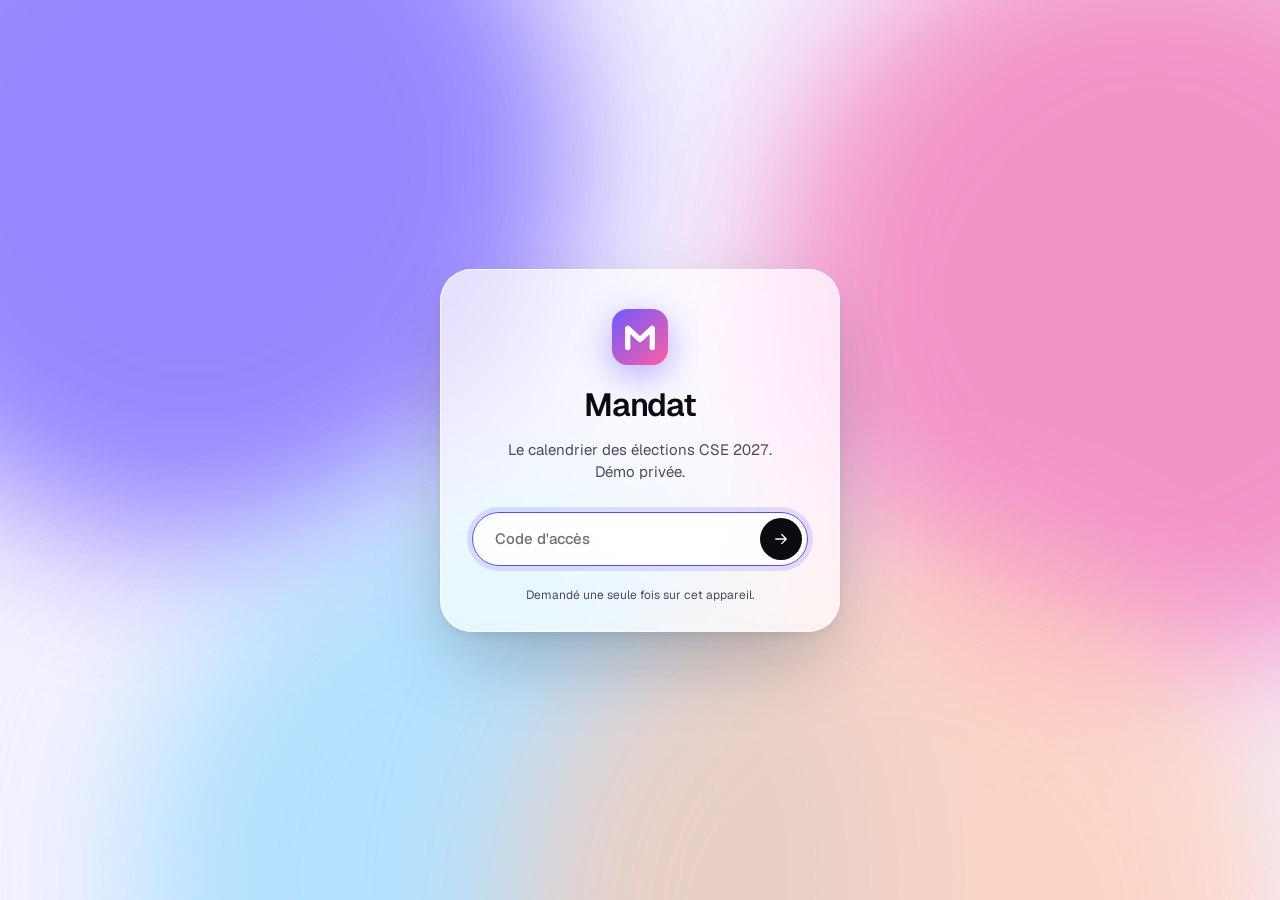
<file: index.html>
<!doctype html>
<html lang="fr">
<head>
<meta charset="utf-8">
<meta name="viewport" content="width=device-width, initial-scale=1, viewport-fit=cover">
<meta name="robots" content="noindex, nofollow">
<meta name="description" content="Mandat : le calendrier des élections CSE 2027 et la liste d'appels des organismes de formation. Démo privée.">
<meta name="theme-color" content="#F5F5F7">
<title>Mandat</title>
<link rel="preload" href="fonts/geist.woff2" as="font" type="font/woff2" crossorigin>
<link rel="stylesheet" href="style.css">
<link rel="icon" href="data:image/svg+xml,%3Csvg xmlns='http://www.w3.org/2000/svg' viewBox='0 0 32 32'%3E%3Cdefs%3E%3ClinearGradient id='g' x1='0' y1='0' x2='1' y2='1'%3E%3Cstop offset='0' stop-color='%236D5BFF'/%3E%3Cstop offset='1' stop-color='%23FF5DA2'/%3E%3C/linearGradient%3E%3C/defs%3E%3Crect width='32' height='32' rx='9' fill='url(%23g)'/%3E%3Cpath d='M9 22V11l7 6.5L23 11v11' fill='none' stroke='white' stroke-width='3' stroke-linecap='round' stroke-linejoin='round'/%3E%3C/svg%3E">
</head>
<body>
<svg width="0" height="0" style="position:absolute" aria-hidden="true" focusable="false">
  <defs>
    <linearGradient id="lg" x1="0" y1="0" x2="1" y2="1"><stop offset="0" stop-color="#6D5BFF"/><stop offset="1" stop-color="#FF5DA2"/></linearGradient>
    <symbol id="logo" viewBox="0 0 32 32"><rect width="32" height="32" rx="9" fill="url(#lg)"/><path d="M9 22V11l7 6.5L23 11v11" fill="none" stroke="#fff" stroke-width="3" stroke-linecap="round" stroke-linejoin="round"/></symbol>
    <symbol id="i-home" viewBox="0 0 24 24"><path d="M4 10.5 12 4l8 6.5V19a1 1 0 0 1-1 1h-4.5v-5.5h-5V20H5a1 1 0 0 1-1-1z"/></symbol>
    <symbol id="i-list" viewBox="0 0 24 24"><path d="M9 6.5h11M9 12h11M9 17.5h11"/><circle cx="4.75" cy="6.5" r="1"/><circle cx="4.75" cy="12" r="1"/><circle cx="4.75" cy="17.5" r="1"/></symbol>
    <symbol id="i-cal" viewBox="0 0 24 24"><rect x="3.5" y="5" width="17" height="15" rx="3"/><path d="M3.5 10h17M8 3v4M16 3v4"/></symbol>
    <symbol id="i-spark" viewBox="0 0 24 24"><path d="M12 3.5c.6 4.2 2.3 5.9 6.5 6.5-4.2.6-5.9 2.3-6.5 6.5-.6-4.2-2.3-5.9-6.5-6.5 4.2-.6 5.9-2.3 6.5-6.5zM18.5 15.5c.3 1.7 1 2.4 2.5 2.7-1.5.3-2.2 1-2.5 2.6-.3-1.6-1-2.3-2.5-2.6 1.5-.3 2.2-1 2.5-2.7z"/></symbol>
    <symbol id="i-book" viewBox="0 0 24 24"><path d="M4 5.5A1.5 1.5 0 0 1 5.5 4H11v16H5.5A1.5 1.5 0 0 1 4 18.5zM20 5.5A1.5 1.5 0 0 0 18.5 4H13v16h5.5a1.5 1.5 0 0 0 1.5-1.5z"/></symbol>
    <symbol id="i-phone" viewBox="0 0 24 24"><path d="M6.5 3.5h3l1.5 4-2 1.5a11 11 0 0 0 6 6l1.5-2 4 1.5v3a2 2 0 0 1-2 2A16 16 0 0 1 4.5 5.5a2 2 0 0 1 2-2z"/></symbol>
    <symbol id="i-mail" viewBox="0 0 24 24"><rect x="3.5" y="5.5" width="17" height="13" rx="2.5"/><path d="m4 7.5 8 5.5 8-5.5"/></symbol>
    <symbol id="i-globe" viewBox="0 0 24 24"><circle cx="12" cy="12" r="8.5"/><path d="M3.5 12h17M12 3.5c2.5 2.5 3.5 5.5 3.5 8.5s-1 6-3.5 8.5c-2.5-2.5-3.5-5.5-3.5-8.5s1-6 3.5-8.5z"/></symbol>
    <symbol id="i-pin" viewBox="0 0 24 24"><path d="M12 21s-6.5-5.5-6.5-11a6.5 6.5 0 0 1 13 0C18.5 15.5 12 21 12 21z"/><circle cx="12" cy="10" r="2.3"/></symbol>
    <symbol id="i-copy" viewBox="0 0 24 24"><rect x="8.5" y="8.5" width="11" height="11" rx="2.5"/><path d="M15.5 8.5V6.5a2 2 0 0 0-2-2h-7a2 2 0 0 0-2 2v7a2 2 0 0 0 2 2h2"/></symbol>
    <symbol id="i-down" viewBox="0 0 24 24"><path d="M12 4v11m-5-5 5 5 5-5M5 19.5h14"/></symbol>
    <symbol id="i-x" viewBox="0 0 24 24"><path d="m6.5 6.5 11 11M17.5 6.5l-11 11"/></symbol>
    <symbol id="i-search" viewBox="0 0 24 24"><circle cx="11" cy="11" r="6.5"/><path d="m16 16 4 4"/></symbol>
    <symbol id="i-arrow" viewBox="0 0 24 24"><path d="M5 12h14m-6-6 6 6-6 6"/></symbol>
    <symbol id="i-back" viewBox="0 0 24 24"><path d="M19 12H5m6-6-6 6 6 6"/></symbol>
    <symbol id="i-check" viewBox="0 0 24 24"><path d="m5 12.5 4.5 4.5L19 7.5"/></symbol>
    <symbol id="i-clock" viewBox="0 0 24 24"><circle cx="12" cy="12" r="8.5"/><path d="M12 7.5V12l3 2"/></symbol>
    <symbol id="i-skip" viewBox="0 0 24 24"><path d="M5 6.5 13 12l-8 5.5zM19 6v12"/></symbol>
    <symbol id="i-send" viewBox="0 0 24 24"><path d="M12 19V5m-6 6 6-6 6 6"/></symbol>
    <symbol id="i-ext" viewBox="0 0 24 24"><path d="M14 4.5h5.5V10M19.5 4.5 11 13M17 14v4.5a1.5 1.5 0 0 1-1.5 1.5h-10A1.5 1.5 0 0 1 4 18.5v-10A1.5 1.5 0 0 1 5.5 7H10"/></symbol>
    <symbol id="i-lock" viewBox="0 0 24 24"><rect x="5" y="11" width="14" height="9" rx="2.5"/><path d="M8 11V8a4 4 0 0 1 8 0v3"/></symbol>
    <symbol id="i-scale" viewBox="0 0 24 24"><path d="M12 4v16M7 20h10M5 7h14M5 7l-2.5 6a2.5 2.5 0 0 0 5 0zM19 7l-2.5 6a2.5 2.5 0 0 0 5 0z"/></symbol>
    <symbol id="i-cmd" viewBox="0 0 24 24"><path d="M9 6.5A2.5 2.5 0 1 0 6.5 9H9zm0 0v11m0-11h6m-6 11a2.5 2.5 0 1 1-2.5-2.5H9zm6-11a2.5 2.5 0 1 1 2.5 2.5H15zm0 0v11m0 0a2.5 2.5 0 1 0 2.5-2.5H15zM9 9h6M9 15h6"/></symbol>
  </defs>
</svg>

<div id="lock" class="lock" hidden>
  <div class="mesh" aria-hidden="true"><i></i><i></i><i></i><i></i></div>
  <form id="lockForm" class="lock-card" autocomplete="off">
    <svg class="lock-logo" aria-hidden="true"><use href="#logo"/></svg>
    <h1>Mandat</h1>
    <p>Le calendrier des élections CSE 2027.<br>Démo privée.</p>
    <div class="field">
      <input id="pw" type="password" required placeholder="Code d'accès" aria-label="Code d'accès" spellcheck="false" autocomplete="current-password">
      <button class="go" type="submit" id="lockBtn" aria-label="Ouvrir"><svg class="ic" aria-hidden="true"><use href="#i-arrow"/></svg></button>
    </div>
    <p id="lockErr" class="lock-err" role="alert">Code incorrect. Vérifiez les tirets.</p>
    <p class="lock-foot">Demandé une seule fois sur cet appareil.</p>
  </form>
</div>

<div id="app" class="app" hidden>
  <header class="top">
    <a class="brand" href="#/accueil" aria-label="Accueil"><span>Hani.</span></a>
    <nav class="tabs" id="tabs" aria-label="Navigation">
      <span class="tab-ind" id="tabInd" aria-hidden="true"></span>
      <a href="#/accueil" data-view="accueil"><svg class="ic" aria-hidden="true"><use href="#i-home"/></svg><span>Accueil</span></a>
      <a href="#/prospects" data-view="prospects"><svg class="ic" aria-hidden="true"><use href="#i-list"/></svg><span>Prospects</span></a>
      <a href="#/calendrier" data-view="calendrier"><svg class="ic" aria-hidden="true"><use href="#i-cal"/></svg><span>Calendrier</span></a>
      <a href="#/assistant" data-view="assistant"><svg class="ic" aria-hidden="true"><use href="#i-scale"/></svg><span>Assistant</span></a>
      <a href="#/methode" data-view="methode"><svg class="ic" aria-hidden="true"><use href="#i-book"/></svg><span>Méthode</span></a>
    </nav>
    <div class="top-r">
      <button class="kbtn" id="openCmd" type="button" data-tip="Chercher un établissement ou une action"><svg class="ic" aria-hidden="true"><use href="#i-search"/></svg><span>Rechercher</span><kbd>Ctrl K</kbd></button>
      <button class="iconbtn" id="logout" type="button" aria-label="Verrouiller" data-tip="Verrouiller cet appareil : le code sera redemandé. Votre suivi reste enregistré."><svg class="ic" aria-hidden="true"><use href="#i-lock"/></svg></button>
    </div>
  </header>
  <main id="main" class="main" tabindex="-1"></main>
</div>

<div id="session" class="session" hidden role="dialog" aria-modal="true" aria-label="Session d'appels"></div>

<dialog id="sheet" class="sheet" aria-labelledby="sTitle"><div class="sheet-in" id="sheetBody"></div></dialog>

<dialog id="cmd" class="cmd" aria-label="Recherche">
  <div class="cmd-in">
    <label class="cmd-field"><svg class="ic" aria-hidden="true"><use href="#i-search"/></svg><input id="cmdIn" placeholder="Établissement, ville, action…" autocomplete="off" spellcheck="false" aria-label="Rechercher"><kbd>Échap</kbd></label>
    <div class="cmd-list" id="cmdList" role="listbox"></div>
  </div>
</dialog>

<div id="curtain" class="curtain" hidden aria-hidden="true">
  <div class="mesh"><i></i><i></i><i></i><i></i></div>
  <div class="c-in"><svg class="c-logo" aria-hidden="true"><use href="#logo"/></svg><span class="c-title" id="curtainTitle">Mandat</span><span class="c-sub" id="curtainSub"></span></div>
</div>
<div id="tip" class="tip" role="tooltip"></div>
<div id="toasts" class="toasts" aria-live="polite"></div>

<script src="track.js" data-site="Mandat"></script>
<script src="data.js"></script>
<script src="vendor/xlsx.mini.min.js" defer></script>
<script src="app.js"></script>
</body>
</html>
</file>
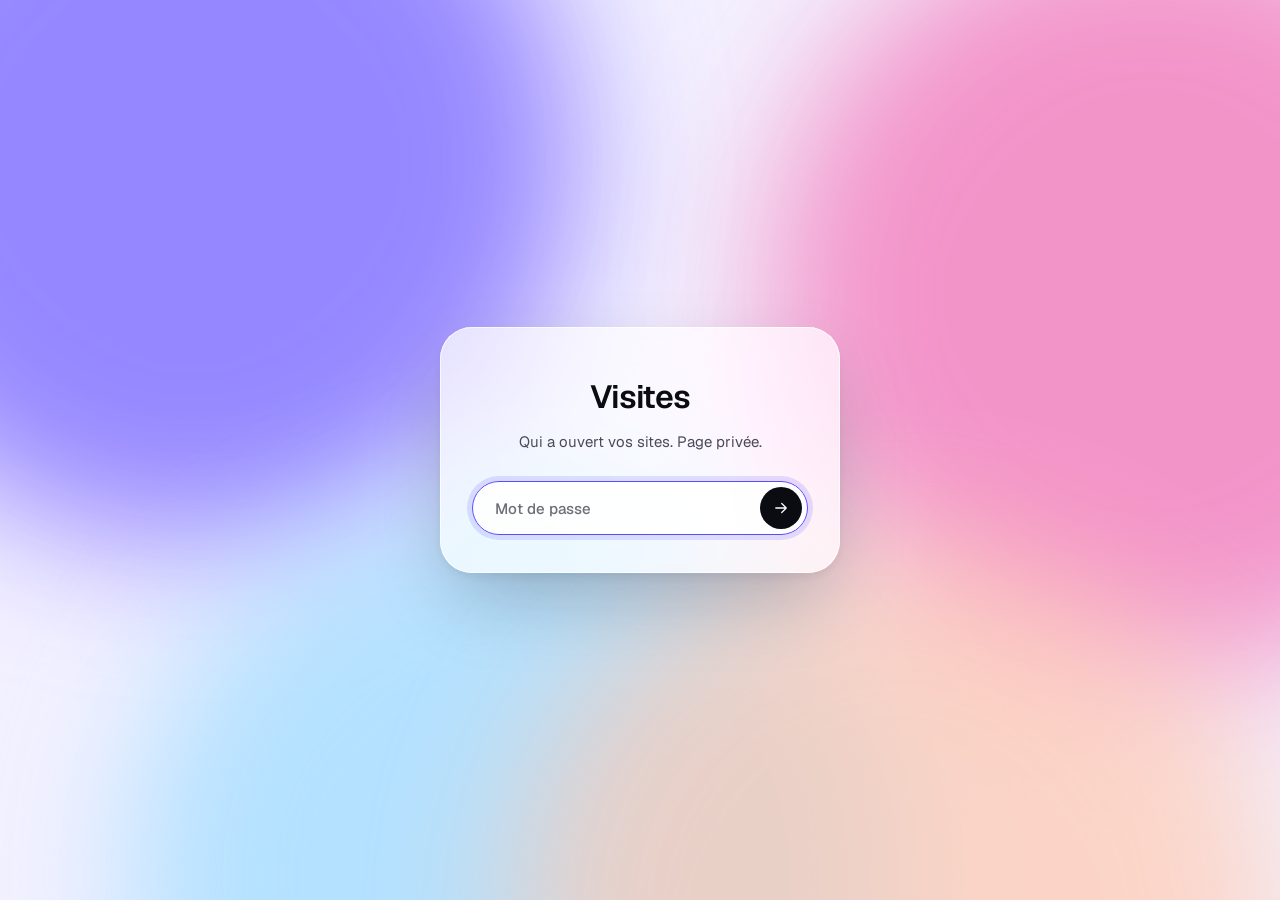
<file: admin/index.html>
<!doctype html>
<html lang="fr">
<head>
<meta charset="utf-8">
<meta name="viewport" content="width=device-width, initial-scale=1">
<meta name="robots" content="noindex, nofollow">
<meta name="description" content="Visites des sites Hani Wanice. Page privée.">
<title>Visites</title>
<link rel="stylesheet" href="../style.css">
<style>
  .adm { max-width: 1240px; margin: 0 auto; padding: 24px clamp(16px, 3vw, 32px) 64px; }
  .adm-head { display: flex; justify-content: space-between; align-items: flex-end; gap: 16px; flex-wrap: wrap; margin: 12px 0 20px; }
  .adm-head h1 { font-size: var(--t-3xl); letter-spacing: -.045em; line-height: 1; }
  .adm-head p { margin: 8px 0 0; color: var(--ink-2); }
  .bar { display: flex; gap: 8px; flex-wrap: wrap; align-items: center; margin: 16px 0 12px; }
  .vlist { display: grid; gap: 8px; list-style: none; margin: 0; padding: 0; }
  .visit { display: grid; grid-template-columns: 120px minmax(0, 1.2fr) minmax(0, 1.4fr) 130px 90px minmax(0, 1fr); gap: 16px; align-items: center; padding: 14px 16px; border-radius: var(--r); background: var(--surface); box-shadow: var(--sh-1); font-size: var(--t-sm); }
  .visit.mine { opacity: .55; }
  .visit b { display: block; font-weight: 600; font-size: var(--t-md); }
  .visit .sub { color: var(--ink-3); font-size: var(--t-xs); }
  .visit .pages { color: var(--ink-2); font-size: var(--t-xs); }
  .tags { display: flex; gap: 6px; flex-wrap: wrap; }
  .note-adm { margin-top: 24px; padding: 14px 18px; border-radius: 16px; background: var(--surface); box-shadow: inset 0 0 0 1px var(--hair); font-size: var(--t-sm); color: var(--ink-2); }
  .note-adm code { font-family: var(--font-mono); color: var(--ink); }
  .live { display: inline-flex; align-items: center; gap: 8px; font-size: var(--t-sm); color: var(--ink-2); }
  @media (max-width: 900px) {
    .visit { grid-template-columns: minmax(0, 1fr) auto; gap: 6px 12px; }
    .visit > :nth-child(n+3) { grid-column: 1 / -1; }
  }
</style>
</head>
<body>
<div id="lock" class="lock">
  <div class="mesh" aria-hidden="true"><i></i><i></i><i></i><i></i></div>
  <form id="lockForm" class="lock-card" autocomplete="off">
    <h1>Visites</h1>
    <p>Qui a ouvert vos sites. Page privée.</p>
    <div class="field">
      <input id="pw" type="password" required placeholder="Mot de passe" aria-label="Mot de passe" autocomplete="current-password">
      <button class="go" type="submit" id="lockBtn" aria-label="Ouvrir"><svg class="ic" aria-hidden="true" viewBox="0 0 24 24"><path d="M5 12h14m-6-6 6 6-6 6"/></svg></button>
    </div>
    <p id="lockErr" class="lock-err" role="alert">Mot de passe incorrect.</p>
  </form>
</div>

<main id="app" class="adm" hidden>
  <header class="adm-head">
    <div><h1>Visites</h1><p id="sub">Chargement…</p></div>
    <span class="live" id="live">Connexion…</span>
  </header>
  <div class="stats" id="stats"></div>
  <div class="bar">
    <div class="seg" id="segSite" role="group" aria-label="Site"><span class="seg-ind"></span></div>
    <label class="chip" style="cursor:pointer"><input type="checkbox" id="showMine" style="margin:0"> Montrer mes visites</label>
    <span class="spacer"></span>
    <button class="btn" id="refresh" type="button">Actualiser</button>
  </div>
  <ul class="vlist" id="list"></ul>
  <p class="empty" id="empty" hidden><b>Aucune visite pour l'instant.</b>Les visites apparaissent ici en direct.</p>
  <div class="note-adm" id="note"></div>
</main>

<script src="data.js"></script>
<script src="admin.js"></script>
</body>
</html>
</file>
<file: style.css>
/* Hallmark · app screen polish of an existing system · genre modern-minimal · theme: custom (Mandat, kept) · signature: the call session card stack */
/* critique: one violet signal on cool grey, Geist; the work is the product screens, so motion and density serve the task. */
/* waive 62: the whole app is decrypted client-side, nothing exists without scripting; hidden-at-rest states belong to script-driven components (session cards, tooltip, curtain). */
/* waive 38iii: the coloured count in the hero headline is the page's one data signature, used once. */
/* waive 29: blur is kept only on floating chrome (nav, menus, palette, lock card) where content scrolls beneath. */
/* waive 24b: 2px steps kept on dense controls; the layout spacing sits on the 4px scale. */
@font-face { font-family: "Geist"; src: url(fonts/geist.woff2) format("woff2"); font-weight: 100 900; font-display: swap; }
@font-face { font-family: "Geist Mono"; src: url(fonts/geistmono.woff2) format("woff2"); font-weight: 100 900; font-display: swap; }

:root {
  --canvas: #F5F5F7;
  --surface: #FDFDFF;
  --on-dark: #FBFAFF;
  --font: "Geist", system-ui, sans-serif;
  --font-mono: "Geist Mono", ui-monospace, monospace;
  --raised: #FBFBFD;
  --fill: #EDEDF2;
  --fill-2: #E4E4EA;
  --hair: #E3E3E8;
  --hair-2: #D2D2D8;
  --ink: #0B0B12;
  --ink-2: #4B4B57;
  --ink-3: #6E6E78;
  --brand: #5B4BFF;
  --brand-2: #4535F0;
  --brand-soft: #EEECFF;
  --brand-ink: #3524D6;
  --pink: #FF4D94;
  --hot: #F2481C;
  --hot-soft: #FFEDE6;
  --hot-ink: #B8330F;
  --ok: #097E52;
  --ok-soft: #E2F7EE;
  --ok-ink: #077A50;
  --warn: #E08A00;
  --warn-soft: #FFF3DC;
  --warn-ink: #8F5700;
  --violet-soft: #F1EAFF;
  --violet-ink: #6A2FD1;
  --r: 16px;
  --r-lg: 24px;
  --sh-1: 0 1px 2px rgba(11, 11, 18, .05), 0 2px 8px -2px rgba(11, 11, 18, .06);
  --sh-2: 0 2px 4px rgba(11, 11, 18, .04), 0 12px 32px -8px rgba(11, 11, 18, .14);
  --sh-3: 0 4px 10px rgba(11, 11, 18, .06), 0 32px 80px -16px rgba(11, 11, 18, .28);
  --spring: linear(0, .009, .035 2.1%, .141, .281 6.7%, .723 12.9%, .938 16.7%, 1.017, 1.077, 1.121, 1.149 24.3%, 1.159, 1.163, 1.161, 1.154 29.9%, 1.129 32.8%, 1.051 39.6%, 1.017 43.1%, .991, .977 51%, .974 53.8%, .975 57.1%, .997 69.8%, 1.003 76.9%, 1);
  --spring-soft: linear(0, .015, .06 3%, .22 7%, .62 15%, .9 22%, 1.03 29%, 1.06 34%, 1.05 40%, 1.01 52%, .995 65%, 1);
  --out: cubic-bezier(.16, 1, .3, 1);
  --t-xs: .75rem; --t-sm: .8125rem; --t-md: .9375rem; --t-lg: 1.0625rem; --t-xl: 1.375rem; --t-2xl: 2rem; --t-3xl: clamp(2.25rem, 4.2vw, 3.5rem);
  color-scheme: light;
  --lit-1: #F2F2F6;
  --lit-2: #2A2A36;
  --lit-3: #8B7BFF;
  --lit-4: #FF8CC0;
  --lit-5: #9FDCFF;
  --lit-6: #FFC9B0;
  --lit-7: #F3F1FF;
  --lit-8: rgba(255, 255, 255, .72);
  --lit-9: rgba(255, 255, 255, .7);
  --lit-10: rgba(91, 75, 255, .45);
  --lit-11: rgba(255, 255, 255, .9);
  --lit-12: rgba(91, 75, 255, .16);
  --lit-13: rgba(255, 255, 255, .35);
  --lit-14: rgba(245, 245, 247, .72);
  --lit-15: rgba(245, 245, 247, .85);
  --lit-16: rgba(255, 255, 255, .8);
  --lit-17: rgba(11, 11, 18, .5);
  --lit-18: rgba(14, 166, 110, .5);
  --lit-19: rgba(14, 166, 110, 0);
  --lit-20: rgba(242, 72, 28, .1);
  --lit-21: rgba(242, 72, 28, .02);
  --lit-22: rgba(242, 72, 28, .25);
  --lit-23: #7B6DFF;
  --lit-24: #FF8A60;
  --lit-25: rgba(242, 72, 28, .5);
  --lit-26: rgba(242, 72, 28, 0);
  --lit-27: rgba(245, 245, 247, 0);
  --lit-28: rgba(91, 75, 255, .14);
  --lit-29: #FAFAFC;
  --lit-30: rgba(255, 255, 255, .92);
  --lit-31: rgba(11, 11, 18, 0);
  --lit-32: rgba(11, 11, 18, .22);
  --lit-33: #FFF1EB;
  --lit-34: #FFE6EF;
  --lit-35: #8E3A1E;
  --lit-36: #F0EEFF;
  --lit-37: #E9F4FF;
  --lit-38: #3E3A7A;
  --lit-39: rgba(91, 75, 255, .15);
  --lit-40: #F7F6FF;
  --lit-41: rgba(255, 255, 255, .75);
  --lit-42: #1E1E28;
  --lit-43: rgba(245, 245, 247, .9);
  --lit-44: rgba(14, 166, 110, .6);
  --lit-45: #FFF3EE;
  --lit-46: #FFFFFF;
  --lit-47: rgba(242, 72, 28, .35);
  --lit-48: #24242E;
  --lit-49: rgba(11, 11, 18, .18);
  --lit-50: rgba(255, 255, 255, .85);
  --lit-51: #0E0B24;
  --lit-52: rgba(91, 75, 255, .6);
  --lit-53: rgba(11, 11, 18, .92);
  --lit-54: rgba(245, 245, 247, .96);
  --lit-55: rgba(245, 245, 247, .98);
  --lit-56: rgba(255, 255, 255, .88);
  --lit-57: #ddd;
}

* { box-sizing: border-box; }
html { -webkit-text-size-adjust: 100%; overflow-x: clip; }
body { overflow-x: clip; }
body { margin: 0; font: 400 var(--t-md)/1.5 var(--font); color: var(--ink); background: var(--canvas); font-feature-settings: "tnum"; -webkit-font-smoothing: antialiased; }
::selection { background: var(--brand); color: var(--on-dark); }
:focus-visible { outline: 2.5px solid var(--brand); outline-offset: 2px; border-radius: 8px; }
a { color: var(--brand-ink); text-underline-offset: 3px; text-decoration-thickness: 1px; }
button, input, select, textarea { font: inherit; color: inherit; }
button { -webkit-tap-highlight-color: transparent; }
h1, h2, h3 { margin: 0; text-wrap: balance; font-weight: 600; letter-spacing: -.02em; }
p { text-wrap: pretty; }
[hidden] { display: none !important; }
kbd { font: 500 11px var(--font-mono); color: var(--ink-2); background: var(--fill); border-radius: 5px; padding: 1px 6px; }
.ic { width: 18px; height: 18px; fill: none; stroke: currentColor; stroke-width: 1.7; stroke-linecap: round; stroke-linejoin: round; flex: none; }
.mono { font-family: var(--font-mono); letter-spacing: -.01em; }
.muted { color: var(--ink-3); }
* { scrollbar-width: thin; scrollbar-color: var(--hair-2) transparent; }

/* ---------- Buttons: everything presses ---------- */
.btn { --bg: var(--surface); --fg: var(--ink); --bd: var(--hair-2); position: relative; display: inline-flex; align-items: center; justify-content: center; gap: 8px; height: 40px; padding: 0 16px; border-radius: 99px; border: 1px solid var(--bd); background: var(--bg); color: var(--fg); font-weight: 500; font-size: var(--t-sm); cursor: pointer; white-space: nowrap; text-decoration: none; transition: transform .48s var(--spring), background .2s, box-shadow .2s, border-color .2s; user-select: none; }
.btn:hover { --bg: var(--lit-1); }
.btn:active { transform: scale(.95); transition-duration: .08s; }
.btn:disabled, .btn[disabled] { opacity: .45; cursor: not-allowed; transform: none; }
.btn.primary { --bg: var(--ink); --fg: var(--on-dark); --bd: var(--ink); }
.btn.primary:hover { --bg: var(--lit-2); }
.btn.brand { --bg: var(--brand); --fg: var(--on-dark); --bd: var(--brand); }
.btn.brand:hover { --bg: var(--brand-2); }
.btn.ghost { --bg: transparent; --bd: transparent; }
.btn.ghost:hover { --bg: var(--fill); box-shadow: none; }
.btn.lg { height: 48px; padding: 0 22px; font-size: var(--t-md); }
.iconbtn { display: inline-grid; place-items: center; width: 36px; height: 36px; border-radius: 50%; border: 0; background: transparent; color: var(--ink-2); cursor: pointer; transition: transform .48s var(--spring), background .2s; }
.iconbtn:hover { background: var(--fill); color: var(--ink); }
.iconbtn:active { transform: scale(.88); transition-duration: .08s; }
.mini { display: inline-grid; place-items: center; width: 30px; height: 30px; border: 0; border-radius: 50%; background: transparent; color: var(--ink-3); cursor: pointer; transition: transform .48s var(--spring), background .2s, color .2s; }
.mini:hover { background: var(--fill); color: var(--ink); }
.mini:active { transform: scale(.82); transition-duration: .08s; }
.mini .ic { width: 15px; height: 15px; }

/* ---------- Mesh gradient (lock, hero, session) ---------- */
.mesh { position: absolute; inset: 0; overflow: hidden; pointer-events: none; }
.mesh i { position: absolute; width: 60vmax; height: 60vmax; border-radius: 50%; filter: blur(70px); opacity: .85; mix-blend-mode: multiply; animation: drift 35.2s ease-in-out infinite alternate; }
.mesh i:nth-child(1) { background: var(--lit-3); left: -15%; top: -25%; }
.mesh i:nth-child(2) { background: var(--lit-4); right: -20%; top: -10%; animation-delay: -6s; animation-duration: 27.73s; }
.mesh i:nth-child(3) { background: var(--lit-5); left: 10%; bottom: -40%; animation-delay: -12s; mix-blend-mode: normal; opacity: .75; }
.mesh i:nth-child(4) { background: var(--lit-6); right: 0; bottom: -45%; animation-delay: -3s; animation-duration: 32.0s; opacity: .7; mix-blend-mode: normal; }
@keyframes drift { 0% { transform: translate(0, 0) scale(1); } 50% { transform: translate(6%, 8%) scale(1.12); } 100% { transform: translate(-6%, 4%) scale(.95); } }

/* ---------- Lock ---------- */
.lock { position: fixed; inset: 0; z-index: 100; display: grid; place-items: center; padding: 24px; background: var(--lit-7); overflow: hidden; }
.lock-card { position: relative; width: min(400px, 100%); padding: 40px 32px 28px; border-radius: 32px; background: var(--lit-8); backdrop-filter: blur(30px) saturate(1.6); -webkit-backdrop-filter: blur(30px) saturate(1.6); box-shadow: var(--sh-3), inset 0 0 0 1px var(--lit-9); text-align: center; display: grid; justify-items: center; gap: 10px; animation: rise .96s var(--spring) both; }
.lock-logo { width: 56px; height: 56px; filter: drop-shadow(0 10px 18px var(--lit-10)); animation: pop 1.07s var(--spring) .1s both; }
.lock-card h1 { font-size: var(--t-2xl); letter-spacing: -.035em; margin-top: 6px; }
.lock-card > p { margin: 0; color: var(--ink-2); }
.field { position: relative; width: 100%; margin-top: 18px; }
.field input { width: 100%; height: 54px; border-radius: 99px; border: 1px solid var(--hair-2); background: var(--lit-11); padding: 0 60px 0 22px; font: 500 var(--t-md) var(--font-mono); transition: border-color .2s, box-shadow .32s; }
.field input::placeholder { font-family: var(--font); color: var(--ink-3); }
.field input:focus { outline: none; border-color: var(--brand); box-shadow: 0 0 0 5px var(--lit-12); }
.field .go { position: absolute; right: 6px; top: 6px; width: 42px; height: 42px; border-radius: 50%; border: 0; background: var(--ink); color: var(--on-dark); display: grid; place-items: center; cursor: pointer; transition: transform .53s var(--spring), background .2s; }
.field .go:hover { background: var(--brand); }
.field .go:active { transform: scale(.9); }
.field .go.busy svg { display: none; }
.field .go.busy::after { content: ""; width: 18px; height: 18px; border-radius: 50%; border: 2px solid var(--lit-13); border-top-color: var(--on-dark); animation: spin 1.12s linear infinite; }
.lock-err { margin: 0; font-size: var(--t-sm); color: var(--hot-ink); max-height: 0; opacity: 0; overflow: hidden; transition: opacity .25s, max-height .32s var(--out); }
.lock-err.on { max-height: 24px; opacity: 1; }
.lock-card.shake { animation: shake .59s var(--spring-soft); }
.lock-foot { margin: 6px 0 0; font-size: var(--t-xs); color: var(--ink-3); }
.lock.leave .lock-card { animation: out .53s var(--out) forwards; }
.lock.leave { animation: fade .59s .2s var(--out) forwards; }
@keyframes rise { from { opacity: 0; transform: translateY(30px) scale(.94); } }
@keyframes pop { from { opacity: 0; transform: scale(.4) rotate(-20deg); } }
@keyframes spin { to { transform: rotate(360deg); } }
@keyframes shake { 0%, 100% { transform: translateX(0); } 20% { transform: translateX(-14px); } 40% { transform: translateX(11px); } 60% { transform: translateX(-7px); } 80% { transform: translateX(4px); } }
@keyframes out { to { opacity: 0; transform: scale(1.08); filter: blur(10px); } }
@keyframes fade { to { opacity: 0; visibility: hidden; } }

/* ---------- Shell ---------- */
.app { min-height: 100dvh; }
.top { position: sticky; top: 0; z-index: 30; display: grid; grid-template-columns: 1fr auto 1fr; align-items: center; gap: 16px; padding: 12px clamp(16px, 3vw, 32px); background: var(--lit-14); backdrop-filter: blur(20px) saturate(1.8); -webkit-backdrop-filter: blur(20px) saturate(1.8); border-bottom: 1px solid transparent; transition: border-color .32s, background .32s; }
.top.scrolled { border-bottom-color: var(--hair); background: var(--lit-15); }
.brand { display: inline-flex; align-items: center; gap: 10px; text-decoration: none; color: var(--ink); font-weight: 600; font-size: var(--t-lg); letter-spacing: -.02em; justify-self: start; }
.brand span { font-size: var(--t-xl); font-weight: 650; letter-spacing: -.04em; }
.brand svg { width: 30px; height: 30px; transition: transform .64s var(--spring); }

.tabs { position: relative; display: flex; gap: 2px; padding: 4px; border-radius: 99px; background: var(--lit-16); box-shadow: var(--sh-1), inset 0 0 0 1px var(--hair); }
.tabs a { position: relative; z-index: 1; display: inline-flex; align-items: center; gap: 7px; height: 36px; padding: 0 14px; border-radius: 99px; color: var(--ink-2); text-decoration: none; font-weight: 500; font-size: var(--t-sm); transition: color .25s; }
.tabs a .ic { width: 16px; height: 16px; transition: transform .53s var(--spring); }
.tabs a:hover { color: var(--ink); }

.tabs a[aria-current="page"] { color: var(--on-dark); }
.tab-ind { position: absolute; z-index: 0; top: 4px; left: 4px; width: 0; height: 36px; border-radius: 99px; background: var(--ink); box-shadow: 0 6px 16px -6px var(--lit-17); transition: transform .59s var(--spring); }
.top-r { justify-self: end; display: flex; align-items: center; gap: 6px; }
.kbtn { display: inline-flex; align-items: center; gap: 8px; height: 36px; padding: 0 8px 0 12px; border-radius: 99px; border: 1px solid var(--hair-2); background: var(--surface); color: var(--ink-3); font-size: var(--t-sm); cursor: pointer; transition: transform .48s var(--spring), box-shadow .2s; }
.kbtn:hover { background: var(--lit-1); color: var(--ink-2); }
.kbtn:active { transform: scale(.95); }
.kbtn .ic { width: 16px; height: 16px; }
.main { max-width: 1240px; margin: 0 auto; padding: 16px clamp(16px, 3vw, 32px) 96px; outline: none; }
.view { animation: viewIn .59s var(--out) both; }
@keyframes viewIn { from { opacity: 0; transform: translateY(14px); filter: blur(6px); } }
.stag > * { animation: up .8s var(--spring-soft) both; animation-delay: calc(var(--i, 0) * 70ms); }
@keyframes up { from { opacity: 0; transform: translateY(22px) scale(.98); } }

.page-head { display: flex; align-items: flex-end; justify-content: space-between; gap: 20px; flex-wrap: wrap; margin: 24px 0 20px; }
.page-head h1 { font-size: var(--t-3xl); letter-spacing: -.045em; line-height: 1.02; }
.page-head p { margin: 10px 0 0; color: var(--ink-2); font-size: var(--t-lg); max-width: 60ch; }

/* ---------- Home ---------- */
.hero { position: relative; overflow: hidden; border-radius: 32px; padding: clamp(28px, 5vw, 56px); background: var(--lit-7); box-shadow: var(--sh-2); isolation: isolate; margin-top: 8px; }
.hero .mesh i { opacity: .55; filter: blur(60px); width: 42vmax; height: 42vmax; }
.hero-in { position: relative; display: grid; grid-template-columns: minmax(0, 1fr); gap: 18px; max-width: 780px; }
.hero .date { font-size: var(--t-sm); color: var(--ink-2); font-weight: 500; display: inline-flex; gap: 8px; align-items: center; }
.hero .date i { display: none; } .x-unused { width: 8px; height: 8px; border-radius: 50%; background: var(--ok); animation: pulse 3.52s infinite; }
@keyframes pulse { 0% { box-shadow: 0 0 0 0 var(--lit-18); } 70% { box-shadow: 0 0 0 10px var(--lit-19); } 100% { box-shadow: 0 0 0 0 var(--lit-19); } }
.hero h1 { font-size: clamp(2.4rem, 5.4vw, 4.4rem); line-height: .98; letter-spacing: -.055em; font-weight: 650; }
.hero h1 .hl { color: var(--hot); }
.hero p { margin: 0; font-size: var(--t-lg); color: var(--ink-2); max-width: 56ch; }
.hero .acts { display: flex; gap: 10px; flex-wrap: wrap; margin-top: 6px; }

.stats { display: grid; grid-template-columns: repeat(4, minmax(0, 1fr)); gap: 12px; margin: 12px 0; }
.stat { background: var(--surface); border-radius: 20px; padding: 18px 20px; box-shadow: var(--sh-1); transition: transform .53s var(--spring), box-shadow .32s; }

.stat b { display: block; font-size: clamp(1.6rem, 2.6vw, 2.2rem); font-weight: 600; letter-spacing: -.045em; line-height: 1.1; }
.stat span { font-size: var(--t-sm); color: var(--ink-2); }

.bento { display: grid; grid-template-columns: repeat(12, minmax(0, 1fr)); gap: 12px; }
.tile { position: relative; background: var(--surface); border-radius: var(--r-lg); padding: 24px; box-shadow: var(--sh-1); overflow: hidden; transition: box-shadow .32s; min-width: 0; }
.tile:hover { box-shadow: var(--sh-2); }
.tile h2 { font-size: var(--t-lg); }
.tile .sub { margin: 4px 0 18px; font-size: var(--t-sm); color: var(--ink-2); }
.tile .more { position: absolute; top: 18px; right: 18px; }
.span-8 { grid-column: span 8; } .span-4 { grid-column: span 4; } .span-7 { grid-column: span 7; } .span-5 { grid-column: span 5; }

/* Year chart */
.year { --g: 8px; position: relative; display: grid; grid-template-columns: repeat(12, minmax(0, 1fr)); gap: var(--g); height: 240px; align-items: end; }
.year .win { position: absolute; top: 0; bottom: 28px; border-radius: 14px; background: linear-gradient(180deg, var(--lit-20), var(--lit-21)); box-shadow: inset 0 0 0 1px var(--lit-22); pointer-events: none; }
.year .win span { position: absolute; top: 10px; left: 12px; font-size: var(--t-xs); font-weight: 600; color: var(--hot-ink); white-space: nowrap; }
.mcol { position: relative; z-index: 1; height: 100%; display: flex; flex-direction: column; justify-content: flex-end; align-items: stretch; gap: 6px; border: 0; background: none; padding: 0; cursor: pointer; }
.mcol .bar { height: calc(var(--h) * (100% - 64px)); min-height: 4px; border-radius: 10px; background: var(--fill-2); transform-origin: bottom; animation: grow .96s var(--spring) both; animation-delay: calc(var(--i) * 45ms); transition: background .25s, transform .48s var(--spring); }
.mcol.s1 .bar { background: linear-gradient(180deg, var(--lit-23), var(--brand)); }
.mcol.hot .bar { background: linear-gradient(180deg, var(--lit-24), var(--hot)); }
.mcol:hover .bar { filter: brightness(1.08); }
.mcol .n { font-size: 11px; font-weight: 600; color: var(--ink-2); text-align: center; white-space: nowrap; animation: up .64s var(--spring-soft) both; animation-delay: calc(var(--i) * 45ms + 300ms); }
.mcol .m { height: 22px; font-size: var(--t-xs); color: var(--ink-3); text-align: center; }
.mcol .m .ab { display: none; }
.year .win .mbr { display: none; }
@keyframes grow { from { transform: scaleY(0); } }
.legend { display: flex; gap: 16px; flex-wrap: wrap; font-size: var(--t-xs); color: var(--ink-2); margin-top: 14px; }
.legend i { display: inline-block; width: 10px; height: 10px; border-radius: 3px; margin-right: 6px; vertical-align: -1px; }

/* Funnel */
.funnel { display: grid; gap: 14px; margin: 0; padding: 0; list-style: none; }
.funnel li { display: grid; gap: 6px; }
.funnel .row { display: flex; justify-content: space-between; gap: 12px; font-size: var(--t-sm); color: var(--ink-2); }
.funnel .row b { color: var(--ink); font-weight: 600; }
.funnel .track { display: block; height: 10px; border-radius: 99px; background: var(--fill); overflow: hidden; }
.funnel .fill { display: block; height: 100%; width: var(--w); min-width: 10px; border-radius: 99px; background: var(--brand); transform-origin: left; animation: growX 1.17s var(--spring-soft) both; animation-delay: calc(var(--i) * 100ms + 250ms); }
@keyframes growX { from { transform: scaleX(0); } }

/* Regions */
.regions { display: grid; gap: 8px; margin: 0; padding: 0; list-style: none; }
.regions li { display: grid; grid-template-columns: minmax(0, 1fr) 46px; gap: 4px 12px; font-size: var(--t-sm); align-items: center; }
.regions .rb { grid-column: 1 / -1; height: 6px; border-radius: 99px; background: var(--fill); overflow: hidden; }
.regions .rb i { display: block; height: 100%; width: var(--w); border-radius: 99px; background: var(--hair-2); transform-origin: left; animation: growX 1.07s var(--spring-soft) both; animation-delay: calc(var(--i) * 45ms + 250ms); }
.regions li.on { font-weight: 600; }
.regions li.on .rb i { background: var(--brand); }
.regions b { text-align: right; font-weight: 500; }

/* Up next */
.next { list-style: none; margin: 0 -8px; padding: 0; display: grid; gap: 2px; }
.next button { all: unset; box-sizing: border-box; width: 100%; display: grid; grid-template-columns: 40px minmax(0, 1fr) auto; gap: 12px; align-items: center; padding: 9px 8px; border-radius: 14px; cursor: pointer; transition: background .2s, transform .48s var(--spring); }
.next button:hover { background: var(--canvas); }
.next button:focus-visible { outline: 2.5px solid var(--brand); }
.who { min-width: 0; }
.who b { display: block; font-weight: 500; font-size: var(--t-sm); white-space: nowrap; overflow: hidden; text-overflow: ellipsis; }
.who span { display: block; font-size: var(--t-xs); color: var(--ink-3); white-space: nowrap; overflow: hidden; text-overflow: ellipsis; }

.mono-av { width: 40px; height: 40px; border-radius: 12px; display: grid; place-items: center; font-weight: 600; font-size: 13px; letter-spacing: -.02em; color: var(--c); background: color-mix(in srgb, var(--c) 12%, white); flex: none; }

.pill { display: inline-flex; align-items: center; gap: 6px; height: 24px; padding: 0 10px; border-radius: 99px; font-size: var(--t-xs); font-weight: 600; white-space: nowrap; background: var(--fill); color: var(--ink-2); }
.pill.hot { background: var(--hot-soft); color: var(--hot-ink); }
.pill.brand { background: var(--brand-soft); color: var(--brand-ink); }
.pill.ok { background: var(--ok-soft); color: var(--ok-ink); }
.pill .dot { width: 6px; height: 6px; border-radius: 50%; background: currentColor; }
.pill.hot .dot { animation: pulse-hot 2.88s infinite; }
@keyframes pulse-hot { 0% { box-shadow: 0 0 0 0 var(--lit-25); } 70% { box-shadow: 0 0 0 6px var(--lit-26); } 100% { box-shadow: 0 0 0 0 var(--lit-26); } }

/* ---------- Prospects ---------- */
.bar-tools { position: sticky; top: 61px; z-index: 10; display: grid; grid-template-columns: minmax(0, 1fr); gap: 10px; padding: 10px 0 14px; margin: 0 -4px; padding-inline: 4px; background: linear-gradient(var(--canvas) 82%, var(--lit-27)); }
.row-tools { display: flex; gap: 8px; align-items: center; flex-wrap: wrap; }
.search { position: relative; flex: 1 1 260px; max-width: 420px; }
.search .ic { position: absolute; left: 14px; top: 11px; color: var(--ink-3); }
.search input { width: 100%; height: 40px; border-radius: 99px; border: 1px solid var(--hair-2); background: var(--surface); padding: 0 16px 0 40px; transition: border-color .2s, box-shadow .32s; }
.search input:focus { outline: none; border-color: var(--brand); box-shadow: 0 0 0 4px var(--lit-28); }
.search input::placeholder { color: var(--ink-3); }
.seg { position: relative; display: inline-flex; padding: 3px; border-radius: 99px; background: var(--fill); }
.seg button { position: relative; z-index: 1; height: 34px; padding: 0 14px; border: 0; border-radius: 99px; background: transparent; font-size: var(--t-sm); font-weight: 500; color: var(--ink-2); cursor: pointer; transition: color .2s; white-space: nowrap; }
.seg button[aria-pressed="true"] { color: var(--ink); }
.seg .seg-ind { position: absolute; top: 3px; left: 3px; height: 34px; border-radius: 99px; background: var(--surface); box-shadow: var(--sh-1); transition: transform .53s var(--spring); }
.chips { display: flex; gap: 6px; overflow-x: auto; padding: 2px; scrollbar-width: none; }
.chips::-webkit-scrollbar { display: none; }
.chip { flex: none; height: 32px; padding: 0 13px; border-radius: 99px; border: 1px solid var(--hair-2); background: var(--surface); font-size: var(--t-sm); font-weight: 500; color: var(--ink-2); cursor: pointer; transition: transform .48s var(--spring), background .2s, color .2s, border-color .2s; display: inline-flex; align-items: center; gap: 6px; }
.chip:hover { background: var(--lit-1); color: var(--ink); }
.chip:active { transform: scale(.92); }
.chip[aria-pressed="true"] { background: var(--ink); border-color: var(--ink); color: var(--on-dark); }
.chip small { font-size: 11px; opacity: .7; font-weight: 500; }
.select { height: 40px; border-radius: 99px; border: 1px solid var(--hair-2); padding: 0 34px 0 14px; background: var(--surface) url("data:image/svg+xml,%3Csvg xmlns='http://www.w3.org/2000/svg' viewBox='0 0 24 24'%3E%3Cpath d='m7 10 5 5 5-5' fill='none' stroke='%236E6E78' stroke-width='1.8' stroke-linecap='round'/%3E%3C/svg%3E") no-repeat right 10px center / 16px; appearance: none; font-size: var(--t-sm); font-weight: 500; cursor: pointer; }
.spacer { flex: 1; }
.filters { display: contents; }
.count-line { font-size: var(--t-sm); color: var(--ink-2); min-width: 0; }
.count-line b { color: var(--ink); }

.plist { list-style: none; margin: 0; padding: 0; display: grid; gap: 8px; }
.prow { position: relative; display: grid; grid-template-columns: 40px minmax(0, 2.2fr) minmax(0, 1fr) 90px 170px 196px; gap: 16px; align-items: center; padding: 12px 16px; border-radius: var(--r); background: var(--surface); box-shadow: var(--sh-1); cursor: pointer; transition: transform .53s var(--spring), box-shadow .32s, opacity .32s; }
.prow:hover { background: var(--lit-29); box-shadow: var(--sh-2); }
.prow:active { transform: scale(.99); transition-duration: .1s; }
.prow.dim { opacity: .5; }
.prow .c-el { font-size: var(--t-xs); color: var(--ink-3); text-align: right; }
.prow .c-el b { display: block; color: var(--ink); font-size: var(--t-md); font-weight: 600; }
.prow .c-st { display: flex; align-items: center; justify-content: flex-end; gap: 6px; white-space: nowrap; }
.prow .c-sec { font-size: var(--t-sm); color: var(--ink-2); white-space: nowrap; overflow: hidden; text-overflow: ellipsis; }
.tel { display: inline-flex; align-items: center; gap: 2px; }
.tel a { color: var(--ink); text-decoration: none; font-size: var(--t-sm); }
.tel a:hover { color: var(--brand-ink); }
.none { font-size: var(--t-xs); color: var(--ink-3); }
.stsel { height: 32px; border-radius: 99px; border: 0; padding: 0 28px 0 12px; font-size: var(--t-xs); font-weight: 600; appearance: none; cursor: pointer; background: var(--fill) url("data:image/svg+xml,%3Csvg xmlns='http://www.w3.org/2000/svg' viewBox='0 0 24 24'%3E%3Cpath d='m7 10 5 5 5-5' fill='none' stroke='%234B4B57' stroke-width='2' stroke-linecap='round'/%3E%3C/svg%3E") no-repeat right 8px center / 14px; color: var(--ink-2); transition: background-color .25s, color .25s, transform .48s var(--spring); }
.stsel:active { transform: scale(.94); }
.stsel[data-s="appele"] { background-color: var(--brand-soft); color: var(--brand-ink); }
.stsel[data-s="rappeler"] { background-color: var(--warn-soft); color: var(--warn-ink); }
.stsel[data-s="devis"] { background-color: var(--violet-soft); color: var(--violet-ink); }
.stsel[data-s="client"] { background-color: var(--ok-soft); color: var(--ok-ink); }
.stsel[data-s="ecarte"] { color: var(--ink-3); }
.hq { font-size: 11px; color: var(--ink-3); margin-left: 4px; }
.empty { text-align: center; padding: 64px 16px; color: var(--ink-2); }
.empty b { display: block; font-size: var(--t-lg); color: var(--ink); margin-bottom: 4px; }
.menu { position: fixed; margin: 0; inset: auto; border: 0; border-radius: 18px; background: var(--lit-30); backdrop-filter: blur(24px) saturate(1.8); -webkit-backdrop-filter: blur(24px) saturate(1.8); box-shadow: var(--sh-3), inset 0 0 0 1px var(--hair); padding: 6px; min-width: 260px; opacity: 0; transform: scale(.92) translateY(-6px); transform-origin: top right; transition: opacity .2s, transform .48s var(--spring), display .48s allow-discrete, overlay .48s allow-discrete; }
.menu:popover-open { opacity: 1; transform: none; }
@starting-style { .menu:popover-open { opacity: 0; transform: scale(.92) translateY(-6px); } }
.menu button { display: flex; justify-content: space-between; gap: 16px; width: 100%; text-align: left; background: none; border: 0; padding: 10px 12px; border-radius: 12px; cursor: pointer; font-size: var(--t-sm); font-weight: 500; transition: background .15s; }
.menu button:hover { background: var(--fill); }
.menu button span { color: var(--ink-3); font-weight: 400; }

/* ---------- Sheet ---------- */
.sheet { border: 0; padding: 0; margin: 12px 12px 12px auto; height: calc(100dvh - 24px); max-height: none; width: min(480px, calc(100% - 24px)); border-radius: 28px; background: var(--surface); box-shadow: var(--sh-3); overflow: auto; transform: translateX(110%); transition: transform .69s var(--spring-soft), display .69s allow-discrete, overlay .69s allow-discrete; }
.sheet[open] { transform: none; }
@starting-style { .sheet[open] { transform: translateX(110%); } }
.sheet::backdrop { background: var(--lit-31); transition: background .43s, display .43s allow-discrete, overlay .43s allow-discrete; }
.sheet[open]::backdrop { background: var(--lit-32); }
@starting-style { .sheet[open]::backdrop { background: var(--lit-31); } }
.sheet-in { padding: 24px; display: grid; gap: 22px; }
.sheet-in > * { animation: up .64s var(--spring-soft) both; animation-delay: calc(var(--i, 0) * 45ms + 100ms); }
.s-head { display: flex; gap: 14px; align-items: flex-start; }
.s-head .mono-av { width: 52px; height: 52px; border-radius: 16px; font-size: 16px; }
.s-head h2 { font-size: var(--t-xl); letter-spacing: -.03em; line-height: 1.15; }
.s-head p { margin: 4px 0 0; color: var(--ink-2); font-size: var(--t-sm); }
.s-head .iconbtn { margin-left: auto; flex: none; background: var(--fill); }
.s-when { border-radius: 20px; padding: 16px 18px; background: linear-gradient(135deg, var(--lit-33), var(--lit-34)); display: grid; gap: 2px; }
.s-when b { font-size: var(--t-lg); color: var(--hot-ink); }
.s-when span { font-size: var(--t-sm); color: var(--lit-35); }
.s-when.later { background: linear-gradient(135deg, var(--lit-36), var(--lit-37)); }
.s-when.later b { color: var(--brand-ink); }
.s-when.later span { color: var(--lit-38); }
.s-sec h3 { font-size: var(--t-xs); font-weight: 600; color: var(--ink-3); margin-bottom: 10px; }
.s-row { display: flex; align-items: center; gap: 12px; padding: 9px 0; font-size: var(--t-sm); border-top: 1px solid var(--hair); }
.s-row:first-of-type { border-top: 0; }
.s-row .ic { color: var(--ink-3); }
.s-row .v { flex: 1; min-width: 0; overflow-wrap: anywhere; }
.s-row a { color: var(--ink); }
.status-seg { display: flex; flex-wrap: wrap; gap: 6px; }
.status-seg button { height: 34px; padding: 0 13px; border-radius: 99px; border: 1px solid var(--hair-2); background: var(--surface); font-size: var(--t-sm); font-weight: 500; cursor: pointer; transition: transform .48s var(--spring), background .2s, color .2s, border-color .2s; }
.status-seg button:active { transform: scale(.9); }
.status-seg button[aria-pressed="true"] { background: var(--ink); color: var(--on-dark); border-color: var(--ink); animation: boop .53s var(--spring); }
@keyframes boop { 40% { transform: scale(1.08); } }
.sheet textarea { width: 100%; min-height: 96px; border: 1px solid var(--hair-2); border-radius: 16px; padding: 12px 14px; resize: vertical; background: var(--raised); transition: border-color .2s, box-shadow .32s; }
.sheet textarea:focus { outline: none; border-color: var(--brand); box-shadow: 0 0 0 4px var(--lit-28); }
.trainings { display: grid; gap: 8px; }
.training { padding: 12px 14px; border-radius: 14px; background: var(--canvas); font-size: var(--t-sm); display: grid; gap: 2px; }
.training b { font-weight: 600; }
.training span { color: var(--ink-2); font-size: var(--t-xs); }
.training a { font-size: var(--t-xs); justify-self: start; }
.facts { display: grid; grid-template-columns: auto 1fr; gap: 8px 18px; margin: 0; font-size: var(--t-sm); }
.facts dt { color: var(--ink-3); }
.facts dd { margin: 0; overflow-wrap: anywhere; }
.s-actions { display: flex; gap: 8px; flex-wrap: wrap; }

/* ---------- Call session (signature) ---------- */
.session { position: fixed; inset: 0; z-index: 60; display: grid; grid-template-rows: auto 1fr auto; background: var(--lit-7); overflow: hidden; animation: sessIn .53s var(--out) both; }
.session .mesh i { opacity: .45; }
.session.leave { animation: sessOut .37s var(--out) forwards; }
@keyframes sessIn { from { opacity: 0; transform: scale(1.03); } }
@keyframes sessOut { to { opacity: 0; transform: scale(.98); } }
.sess-top { position: relative; display: flex; align-items: center; gap: 14px; padding: 16px clamp(16px, 3vw, 32px); }
.sess-top h2 { font-size: var(--t-md); }
.sess-top p { margin: 0; font-size: var(--t-xs); color: var(--ink-2); }
@property --p { syntax: "<number>"; inherits: false; initial-value: 0; }
.ring { --p: 0; width: 46px; height: 46px; border-radius: 50%; display: grid; place-items: center; font-size: 11px; font-weight: 600; background: conic-gradient(var(--brand) calc(var(--p) * 1%), var(--lit-39) 0); transition: --p .75s var(--out); position: relative; }
.ring::before { content: ""; position: absolute; inset: 4px; border-radius: 50%; background: var(--lit-40); }
.ring span { position: relative; }
.sess-top .iconbtn { margin-left: auto; background: var(--lit-41); }
.stack { position: relative; display: grid; place-items: center; padding: 8px 16px; }
.card { position: absolute; width: min(540px, calc(100% - 32px)); border-radius: 32px; background: var(--lit-30); backdrop-filter: blur(20px); -webkit-backdrop-filter: blur(20px); box-shadow: var(--sh-3), inset 0 0 0 1px var(--lit-16); padding: 28px; display: grid; gap: 18px; transition: transform .8s var(--spring-soft), opacity .43s, filter .43s; }
.card[data-pos="1"] { transform: translateY(28px) scale(.94); opacity: .75; filter: blur(1px); pointer-events: none; }
.card[data-pos="2"] { transform: translateY(54px) scale(.88); opacity: .4; filter: blur(2px); pointer-events: none; }
.card[data-pos="1"] > *, .card[data-pos="2"] > *, .card[data-pos="3"] > * { opacity: 0; transition: opacity .2s; }
.card > * { transition: opacity .35s .1s; }
.js .card[data-pos="3"] { transform: translateY(76px) scale(.82); opacity: 0; pointer-events: none; }
.card.enter { animation: cardIn .85s var(--spring) both; }
@keyframes cardIn { from { transform: translateY(60px) scale(.9); opacity: 0; } }
.js .card.fly-ok { transform: translateX(125%) rotate(16deg) !important; opacity: 0 !important; transition: transform .64s var(--out), opacity .48s .1s; }
.js .card.fly-later { transform: translateY(-120%) rotate(-5deg) scale(.9) !important; opacity: 0 !important; transition: transform .64s var(--out), opacity .48s .1s; }
.js .card.fly-no { transform: translateX(-125%) rotate(-16deg) !important; opacity: 0 !important; transition: transform .64s var(--out), opacity .48s .1s; }
.card-top { display: flex; justify-content: space-between; gap: 12px; align-items: center; }
.card h3 { font-size: clamp(1.5rem, 3.4vw, 2.1rem); letter-spacing: -.045em; line-height: 1.06; }
.card .meta { margin: 8px 0 0; color: var(--ink-2); font-size: var(--t-sm); }
.bigtel { display: flex; align-items: center; justify-content: space-between; gap: 12px; padding: 14px 14px 14px 22px; border-radius: 24px; background: var(--ink); color: var(--on-dark); text-decoration: none; transition: transform .53s var(--spring), box-shadow .32s; }
.bigtel:hover { background: var(--lit-42); }
.bigtel:active { transform: scale(.97); }
.bigtel .mono { font-size: clamp(1.3rem, 3vw, 1.75rem); font-weight: 500; }
.bigtel small { display: block; font-size: var(--t-xs); color: var(--lit-9); }
.bigtel .ic { width: 24px; height: 24px; padding: 13px; box-sizing: content-box; border-radius: 50%; background: var(--ok); color: var(--on-dark); }
.hint { font-size: var(--t-sm); color: var(--ink-2); padding: 12px 14px; border-radius: 16px; background: var(--lit-43); }
.card-links { display: flex; gap: 6px; flex-wrap: wrap; }
.sess-acts { position: relative; display: flex; justify-content: center; gap: 10px; padding: 16px 16px max(22px, env(safe-area-inset-bottom)); flex-wrap: wrap; }
.act { display: inline-flex; align-items: center; gap: 10px; height: 56px; padding: 0 20px 0 8px; border-radius: 99px; border: 0; background: var(--lit-30); box-shadow: var(--sh-2); font-weight: 600; font-size: var(--t-md); cursor: pointer; transition: transform .53s var(--spring), box-shadow .32s; }
.act:hover { background: var(--surface); box-shadow: var(--sh-3); }
.act:active { transform: scale(.92); transition-duration: .08s; }
.act i { width: 40px; height: 40px; border-radius: 50%; display: grid; place-items: center; font-style: normal; }
.act i .ic { width: 20px; height: 20px; }
.act.no i { background: var(--fill); color: var(--ink-2); }
.act.later i { background: var(--warn-soft); color: var(--warn-ink); }
.act.ok i { background: var(--ok); color: var(--on-dark); }
.done { position: absolute; display: grid; justify-items: center; gap: 12px; text-align: center; padding: 16px; animation: up .85s var(--spring) both; }
.done .big { width: 96px; height: 96px; border-radius: 50%; display: grid; place-items: center; background: var(--ok); color: var(--on-dark); box-shadow: 0 20px 40px -12px var(--lit-44); animation: pop .85s var(--spring) both; }
.done .big .ic { width: 44px; height: 44px; stroke-width: 2.4; }
.done h3 { font-size: var(--t-2xl); letter-spacing: -.04em; }
.done p { margin: 0; color: var(--ink-2); max-width: 46ch; }
.burst { position: fixed; z-index: 99; width: 9px; height: 9px; border-radius: 3px; pointer-events: none; animation: burst .96s var(--out) forwards; }
@keyframes burst { to { transform: translate(var(--x), var(--y)) rotate(var(--r)) scale(.4); opacity: 0; } }

/* ---------- Calendar ---------- */
.months { display: grid; grid-template-columns: repeat(4, minmax(0, 1fr)); gap: 12px; }
.month { position: relative; display: grid; gap: 12px; align-content: start; padding: 20px; border-radius: var(--r-lg); background: var(--surface); box-shadow: var(--sh-1); border: 0; text-align: left; cursor: pointer; transition: transform .59s var(--spring), box-shadow .32s; min-height: 200px; }
.month:hover { box-shadow: var(--sh-2); }
.month:active { transform: scale(.97); transition-duration: .1s; }
.month h3 { font-size: var(--t-lg); text-transform: capitalize; }
.month .nat { font-size: var(--t-xs); color: var(--ink-3); }
.month .n { font-size: 2.6rem; font-weight: 600; letter-spacing: -.06em; line-height: 1; }
.month .n small { font-size: var(--t-sm); font-weight: 500; letter-spacing: 0; color: var(--ink-2); margin-left: 4px; }
.month.win { background: linear-gradient(160deg, var(--lit-45) 0%, var(--lit-46) 65%); box-shadow: var(--sh-1), inset 0 0 0 1.5px var(--lit-47); }
.month.win .n { color: var(--hot); }
.month.quiet { background: transparent; box-shadow: inset 0 0 0 1px var(--hair-2); }
.month.quiet .n { color: var(--ink-3); font-size: 1.8rem; }
.dots { display: flex; flex-wrap: wrap; gap: 4px; }
.dots i { width: 10px; height: 10px; border-radius: 4px; background: var(--fill-2); animation: pop .53s var(--spring) both; animation-delay: calc(var(--i) * 16ms + 250ms); }
.dots i[data-s="appele"] { background: var(--brand); }
.dots i[data-s="rappeler"] { background: var(--warn); }
.dots i[data-s="devis"] { background: var(--violet-ink); }
.dots i[data-s="client"] { background: var(--ok); }
.dots i[data-s="ecarte"] { background: var(--hair-2); }
.month .tag { position: absolute; top: 18px; right: 18px; }
.cal-legend { display: flex; gap: 14px; flex-wrap: wrap; font-size: var(--t-xs); color: var(--ink-2); margin: 0 0 16px; }
.cal-legend i { display: inline-block; width: 10px; height: 10px; border-radius: 4px; margin-right: 6px; vertical-align: -1px; }

/* ---------- Assistant ---------- */
.chat { display: grid; grid-template-columns: minmax(0, 1fr) 320px; gap: 16px; }
.chatbox { scroll-margin-top: 72px; display: grid; grid-template-rows: 1fr auto; height: min(680px, calc(100dvh - 250px)); min-height: 460px; border-radius: var(--r-lg); background: var(--surface); box-shadow: var(--sh-1); overflow: hidden; }
.msgs { overflow: auto; padding: 24px; display: flex; flex-direction: column; gap: 14px; }
.msg { max-width: 78ch; padding: 12px 16px; border-radius: 22px; font-size: var(--t-md); line-height: 1.55; animation: msgIn .59s var(--spring) both; }
@keyframes msgIn { from { opacity: 0; transform: translateY(12px) scale(.95); } }
.msg.me { align-self: flex-end; background: var(--brand); color: var(--on-dark); border-bottom-right-radius: 8px; transform-origin: bottom right; }
.msg.bot { align-self: flex-start; background: var(--canvas); border-bottom-left-radius: 8px; transform-origin: bottom left; }
.msg.bot p { margin: 0 0 8px; }
.msg.bot p:last-child { margin: 0; }
.msg.bot ul { margin: 8px 0 0; padding-left: 18px; display: grid; gap: 4px; }
.msg.bot a[data-open] { cursor: pointer; font-weight: 500; }
.cite { display: inline-flex; align-items: center; gap: 6px; margin-top: 10px; height: 28px; padding: 0 12px; border-radius: 99px; background: var(--surface); box-shadow: inset 0 0 0 1px var(--hair-2); font-size: var(--t-xs); font-weight: 600; color: var(--ink); text-decoration: none; transition: transform .48s var(--spring); }
.cite:hover { background: var(--fill); }
.cite .ic { width: 13px; height: 13px; }
.typing { display: inline-flex; gap: 4px; padding: 16px 18px !important; }
.typing i { width: 7px; height: 7px; border-radius: 50%; background: var(--ink-3); animation: bob 1.6s infinite var(--out); }
.typing i:nth-child(2) { animation-delay: .15s; } .typing i:nth-child(3) { animation-delay: .32s; }
@keyframes bob { 30% { transform: translateY(-5px); opacity: .5; } }
.composer { display: flex; gap: 8px; padding: 12px; border-top: 1px solid var(--hair); }
.composer input { flex: 1; min-width: 0; height: 46px; border-radius: 99px; border: 1px solid var(--hair-2); padding: 0 18px; background: var(--raised); transition: border-color .2s, box-shadow .32s; }
.composer input:focus { outline: none; border-color: var(--brand); box-shadow: 0 0 0 4px var(--lit-28); }
.composer .btn { width: 46px; height: 46px; padding: 0; }
.side { display: grid; gap: 12px; align-content: start; }
.side .tile { padding: 18px; }
.side h3 { font-size: var(--t-sm); margin-bottom: 10px; display: flex; align-items: center; gap: 8px; }
.side p { margin: 0; font-size: var(--t-sm); color: var(--ink-2); }
.qs { display: grid; gap: 6px; }
.qs button { text-align: left; border: 0; background: var(--canvas); border-radius: 12px; padding: 10px 12px; font-size: var(--t-sm); cursor: pointer; transition: transform .48s var(--spring), background .2s; }
.qs button:hover { background: var(--fill); }
.qs button:active { transform: scale(.97); }

/* ---------- Method ---------- */
.doc { max-width: 760px; margin: 0 auto; }
.doc-hero { padding: 40px 0 8px; }
.doc-hero h1 { font-size: clamp(2.4rem, 5vw, 4rem); letter-spacing: -.055em; line-height: 1; }
.doc-hero p { font-size: var(--t-xl); line-height: 1.45; color: var(--ink-2); margin: 18px 0 0; letter-spacing: -.01em; }
.pipe { list-style: none; margin: 40px 0 0; padding: 0; display: grid; gap: 10px; }
.pipe li { display: grid; grid-template-columns: 150px 1fr; gap: 18px; align-items: center; padding: 16px 20px; border-radius: var(--r); background: var(--surface); box-shadow: var(--sh-1); }
.pipe b { font-size: 1.8rem; font-weight: 600; letter-spacing: -.05em; text-align: right; }
.pipe span { color: var(--ink-2); font-size: var(--t-sm); }
.pipe li:last-child b { color: var(--brand); }
.step { margin-top: 64px; }
.step .num { display: inline-grid; place-items: center; width: 32px; height: 32px; border-radius: 10px; background: var(--ink); color: var(--on-dark); font-size: var(--t-sm); font-weight: 600; margin-bottom: 14px; }
.step h2 { font-size: var(--t-2xl); letter-spacing: -.04em; margin-bottom: 12px; }
.step p { margin: 0 0 14px; font-size: var(--t-lg); line-height: 1.6; color: var(--lit-48); }
.js .reveal { opacity: 0; transform: translateY(26px); transition: opacity .85s var(--out), transform 1.07s var(--spring-soft); }
.js .reveal.in { opacity: 1; transform: none; }
.eq { display: flex; flex-wrap: wrap; align-items: center; gap: 10px; margin: 18px 0 20px; }
.eq span, .eq b { padding: 12px 18px; border-radius: 16px; background: var(--surface); box-shadow: var(--sh-1); font-weight: 500; }
.eq b { background: var(--ink); color: var(--on-dark); font-weight: 600; }
.eq .op { background: none; box-shadow: none; padding: 0; color: var(--ink-3); font-size: var(--t-xl); }
.note { margin-top: 6px; padding: 14px 18px; border-radius: 16px; background: var(--surface); box-shadow: inset 0 0 0 1px var(--hair); font-size: var(--t-sm); color: var(--ink-2); }
.kv { display: grid; grid-template-columns: max-content 1fr; gap: 6px 20px; font-size: var(--t-sm); margin: 6px 0 0; }
.kv dt { color: var(--ink-3); }
.kv dd { margin: 0; }
.ticks { list-style: none; padding: 0; margin: 0 0 16px; display: grid; gap: 10px; }
.ticks li { display: grid; grid-template-columns: 26px 1fr; gap: 10px; font-size: var(--t-md); line-height: 1.55; }
.ticks li::before { content: ""; width: 22px; height: 22px; border-radius: 50%; background: var(--ok-soft) url("data:image/svg+xml,%3Csvg xmlns='http://www.w3.org/2000/svg' viewBox='0 0 24 24'%3E%3Cpath d='m6 12.5 4 4L18 8' fill='none' stroke='%23077A50' stroke-width='2.6' stroke-linecap='round' stroke-linejoin='round'/%3E%3C/svg%3E") center / 14px no-repeat; margin-top: 1px; }
.road { display: grid; grid-template-columns: repeat(2, minmax(0, 1fr)); gap: 12px; margin-top: 18px; }
.road div { padding: 20px; border-radius: var(--r-lg); background: var(--surface); box-shadow: var(--sh-1); transition: transform .53s var(--spring), box-shadow .32s; }

.road b { display: block; font-size: var(--t-lg); margin-bottom: 6px; letter-spacing: -.02em; }
.road p { margin: 0; font-size: var(--t-sm); color: var(--ink-2); line-height: 1.55; }
.road .live { background: var(--ink); color: var(--on-dark); }
.road .live p { color: var(--lit-41); }

/* ---------- Command palette ---------- */
.cmd { border: 0; padding: 0; margin: 12vh auto auto; width: min(620px, calc(100% - 24px)); max-height: 70vh; border-radius: 24px; background: var(--lit-11); backdrop-filter: blur(30px) saturate(1.8); -webkit-backdrop-filter: blur(30px) saturate(1.8); box-shadow: var(--sh-3), inset 0 0 0 1px var(--hair); opacity: 0; transform: scale(.94) translateY(-10px); transition: opacity .2s, transform .53s var(--spring), display .53s allow-discrete, overlay .53s allow-discrete; }
.cmd[open] { opacity: 1; transform: none; }
@starting-style { .cmd[open] { opacity: 0; transform: scale(.94) translateY(-10px); } }
.cmd::backdrop { background: var(--lit-49); }
.cmd-in { display: grid; grid-template-rows: auto 1fr; max-height: 70vh; }
.cmd-field { display: flex; align-items: center; gap: 12px; padding: 16px 18px; border-bottom: 1px solid var(--hair); }
.cmd-field .ic { color: var(--ink-3); }
.cmd-field input { flex: 1; min-width: 0; border: 0; background: none; font-size: var(--t-lg); outline: none; }
.cmd-list { overflow: auto; padding: 8px; }
.cmd-list h4 { margin: 8px 10px 4px; font-size: 11px; font-weight: 600; color: var(--ink-3); }
.cmd-item { display: grid; grid-template-columns: 32px minmax(0, 1fr) auto; gap: 12px; align-items: center; width: 100%; padding: 8px 10px; border: 0; border-radius: 12px; background: none; text-align: left; cursor: pointer; font-size: var(--t-sm); transition: background .12s; }
.cmd-item .mono-av { width: 32px; height: 32px; border-radius: 9px; font-size: 11px; }
.cmd-item .ico { width: 32px; height: 32px; border-radius: 9px; display: grid; place-items: center; background: var(--fill); color: var(--ink); }
.cmd-item[aria-selected="true"] { background: var(--brand); color: var(--on-dark); }
.cmd-item[aria-selected="true"] .who span, .cmd-item[aria-selected="true"] .r { color: var(--lit-50); }
.cmd-item .r { font-size: var(--t-xs); color: var(--ink-3); }
.cmd-empty { padding: 24px; text-align: center; color: var(--ink-3); font-size: var(--t-sm); }

/* ---------- Curtain: full-screen page transition ---------- */
.curtain { position: fixed; inset: 0; z-index: 200; display: grid; place-items: center; background: var(--lit-51); overflow: hidden; clip-path: inset(100% 0 0 0); }
.curtain .mesh i { mix-blend-mode: screen; opacity: .55; filter: blur(80px); }
.c-in { position: relative; display: grid; justify-items: center; gap: 14px; text-align: center; color: var(--on-dark); padding: 24px; }
.c-logo { width: 64px; height: 64px; filter: drop-shadow(0 14px 30px var(--lit-52)); }
.c-title { font-size: clamp(2.6rem, 8vw, 6rem); font-weight: 650; letter-spacing: -.06em; line-height: 1; }
.c-sub { font-size: var(--t-lg); color: var(--lit-9); min-height: 1.5em; }
.js .c-in > * { opacity: 0; transform: translateY(30px); }

.main.held, .main.held * { animation-play-state: paused !important; }

/* Typewriter on the home hero */
.typer { display: inline-flex; align-items: center; gap: 10px; min-height: 40px; padding: 6px 16px 6px 8px; border-radius: 99px; background: var(--lit-9); backdrop-filter: blur(12px); -webkit-backdrop-filter: blur(12px); box-shadow: var(--sh-1); font-size: var(--t-md); max-width: 100%; justify-self: start; }
.typer b { display: inline-grid; place-items: center; height: 28px; padding: 0 10px; border-radius: 99px; background: var(--ink); color: var(--on-dark); font-size: var(--t-xs); font-weight: 600; flex: none; }
.typer span { min-width: 0; white-space: nowrap; overflow: hidden; text-overflow: ellipsis; }
.typer span::after { content: ""; display: inline-block; width: 2px; height: 1.1em; margin-left: 2px; vertical-align: -2px; background: var(--brand); animation: caret 1s steps(1) infinite; }
@keyframes caret { 50% { opacity: 0; } }

/* ---------- Tooltip, toast ---------- */
.js .tip { position: fixed; z-index: 120; left: 0; top: 0; max-width: 280px; padding: 8px 12px; border-radius: 12px; background: var(--lit-53); color: var(--on-dark); font-size: var(--t-xs); line-height: 1.45; pointer-events: none; box-shadow: var(--sh-2); opacity: 0; transform: translateY(4px) scale(.96); transition: opacity .15s, transform .37s var(--spring); }
.tip.on { opacity: 1; transform: none; }
.toasts { position: fixed; left: 50%; bottom: 24px; z-index: 110; display: grid; gap: 8px; justify-items: center; transform: translateX(-50%); pointer-events: none; }
.toast { display: inline-flex; align-items: center; gap: 10px; padding: 10px 18px 10px 12px; border-radius: 99px; background: var(--ink); color: var(--on-dark); font-size: var(--t-sm); font-weight: 500; box-shadow: var(--sh-3); animation: toastIn .64s var(--spring) both; white-space: nowrap; }
.toast i { width: 22px; height: 22px; border-radius: 50%; background: var(--ok); display: grid; place-items: center; }
.toast i .ic { width: 13px; height: 13px; stroke-width: 2.6; }
.toast.out { animation: toastOut .32s var(--out) forwards; }
@keyframes toastIn { from { opacity: 0; transform: translateY(24px) scale(.85); } }
@keyframes toastOut { to { opacity: 0; transform: translateY(12px) scale(.9); } }

/* ---------- Responsive ---------- */
@media (max-width: 1080px) {
  .span-8, .span-4, .span-7, .span-5 { grid-column: span 12; }
  .prow { grid-template-columns: 40px minmax(0, 1fr) 160px 196px; }
  .prow .c-sec, .prow .c-el { display: none; }
  .months { grid-template-columns: repeat(3, minmax(0, 1fr)); }
  .chat { grid-template-columns: 1fr; }
  .kbtn span, .kbtn kbd { display: none; }
  .kbtn { padding: 0; width: 36px; justify-content: center; }
}
@media (max-width: 760px) {
  .top { grid-template-columns: auto 1fr; padding: 10px 14px; backdrop-filter: none; -webkit-backdrop-filter: none; background: var(--lit-54); }
  .top.scrolled { background: var(--lit-55); }
  .brand span { display: inline; }
  .tabs { position: fixed; left: 50%; bottom: max(12px, env(safe-area-inset-bottom)); transform: translateX(-50%); z-index: 40; box-shadow: var(--sh-3), inset 0 0 0 1px var(--hair); background: var(--lit-56); backdrop-filter: blur(20px) saturate(1.8); -webkit-backdrop-filter: blur(20px) saturate(1.8); }
  .tabs a { padding: 0 14px; height: 46px; }
  .tab-ind { height: 46px; }
  .tabs a span { display: none; }
  .tabs a .ic { width: 20px; height: 20px; }
  .main { padding-bottom: 120px; }
  .hero { border-radius: 26px; }
  .stats { grid-template-columns: repeat(2, minmax(0, 1fr)); }
  .year { height: 200px; --g: 4px; }
  .mcol .n { display: none; }
  .mcol .m .full { display: none; }
  .mcol .m .ab { display: inline; }
  .year .win .mbr { display: inline; }
  .year .win span { top: 8px; left: 8px; right: 6px; line-height: 1.25; white-space: normal; }
  .bar-tools { top: 57px; }
  .prow { grid-template-columns: 40px minmax(0, 1fr); gap: 4px 12px; padding: 12px; }
  .prow .c-tel, .prow .c-st { grid-column: 2; justify-content: flex-start; }
  .months { grid-template-columns: repeat(2, minmax(0, 1fr)); }
  .month { min-height: 160px; padding: 16px; }
  .month .n { font-size: 2rem; }
  .sheet { margin: auto 0 0; width: 100%; height: 90dvh; border-radius: 28px 28px 0 0; transform: translateY(100%); }
  @starting-style { .sheet[open] { transform: translateY(100%); } }
  .pipe li { grid-template-columns: 1fr; gap: 2px; }
  .pipe b { text-align: left; }
  .road { grid-template-columns: 1fr; }
  .act { height: 52px; padding-right: 14px; font-size: var(--t-sm); gap: 8px; }
  .act kbd { display: none; }
  .hero h1 { font-size: 2.35rem; }
  .typer { font-size: var(--t-sm); }
  .bar-tools { position: static; padding-top: 0; }
  .filters { display: flex; gap: 8px; flex: 1 1 100%; min-width: 0; padding: 2px 0; overflow-x: auto; scrollbar-width: none; }
  .filters::-webkit-scrollbar { display: none; }
  .filters > * { flex: none; }
  .search { flex-basis: 100%; max-width: none; }
  .menu { width: auto !important; left: 12px !important; right: 12px !important; top: auto !important; bottom: 92px !important; min-width: 0; transform-origin: bottom center; }
  .month .tag { font-size: 0; gap: 0; padding: 0; width: 22px; justify-content: center; }
  .month h3 { padding-right: 26px; }
  .chatbox { height: 62dvh; min-height: 380px; }
  .page-head { margin-top: 12px; }
  .sess-acts { flex-wrap: nowrap; gap: 8px; }
  .act { flex: 1; flex-direction: column; height: auto; padding: 10px 6px; gap: 6px; border-radius: 22px; font-size: var(--t-xs); }
  .sess-top p { display: none; }
  .card { padding: 22px; gap: 14px; }
  .toasts { bottom: 90px; }
}
/* Reduced motion: keep fades, typing and counters, drop bounce, drift and big moves. */
@media (prefers-reduced-motion: reduce) {
  :root { --spring: cubic-bezier(.16, 1, .3, 1); --spring-soft: cubic-bezier(.16, 1, .3, 1); }
  .mesh i { animation: none; }
  .card.fly-ok, .card.fly-no, .card.fly-later { transform: none !important; }
  .burst { display: none; }
}
@media print {
  .top, .bar-tools, .stsel, .tabs { display: none !important; }
  body { background: var(--surface); }
  .prow { box-shadow: none; border-bottom: 1px solid var(--lit-57); border-radius: 0; break-inside: avoid; }
}
</file>
